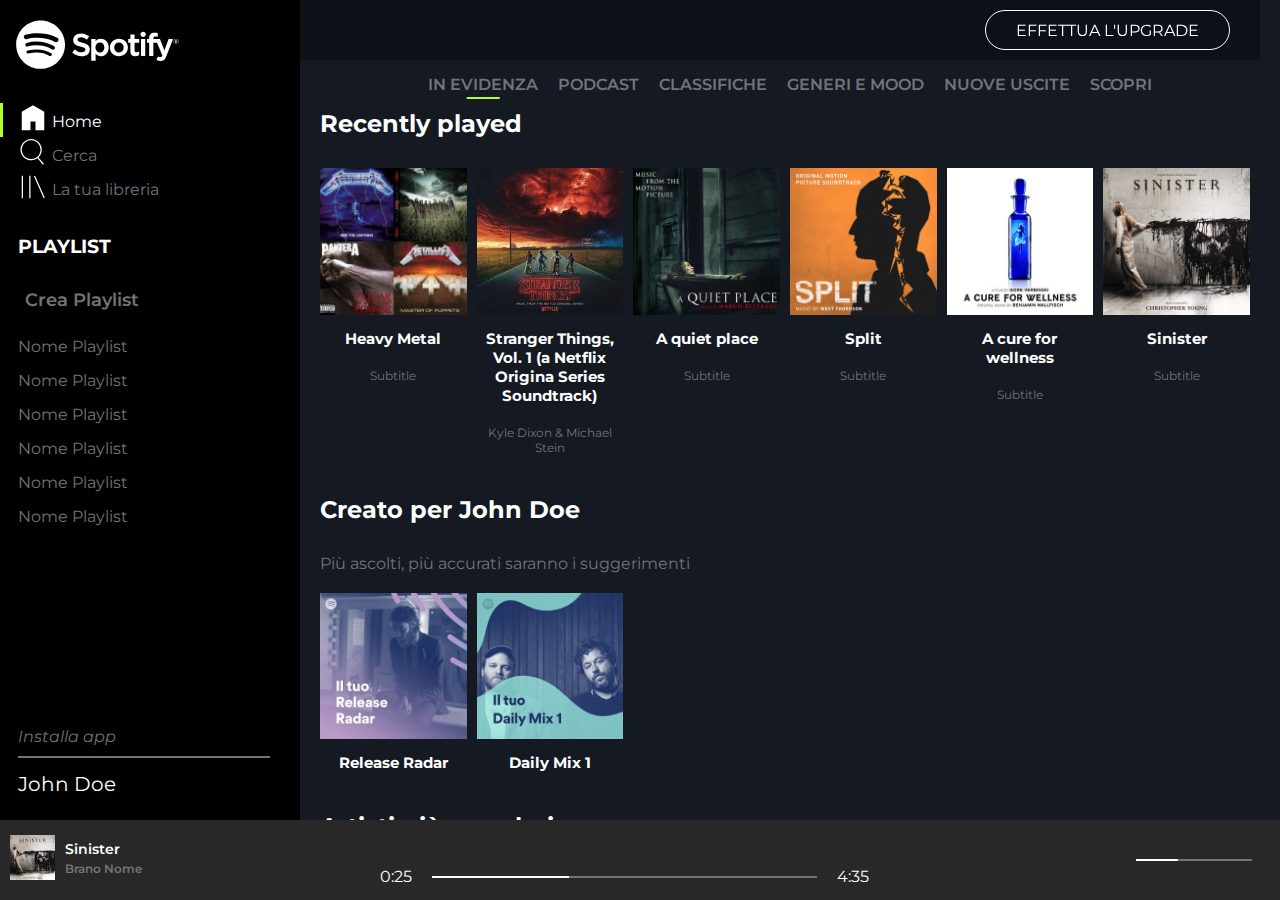
<file: index.html>
<!DOCTYPE html>
<html lang="en">
  <head>
    <meta charset="UTF-8">
    <meta name="viewport" content="width=device-width, initial-scale=1.0">
    <meta http-equiv="X-UA-Compatible" content="ie=edge">
    <title>spotify clone</title>
    <link href="https://fonts.googleapis.com/css2?family=Montserrat:wght@300;400;500;600;700;800;900&display=swap" rel="stylesheet">
    <link rel="stylesheet" href="https://cdnjs.cloudflare.com/ajax/libs/font-awesome/5.15.1/css/all.min.css" integrity="sha512-+4zCK9k+qNFUR5X+cKL9EIR+ZOhtIloNl9GIKS57V1MyNsYpYcUrUeQc9vNfzsWfV28IaLL3i96P9sdNyeRssA==" crossorigin="anonymous" />
    <link rel="stylesheet" href="css/style.css">
  </head>
  <body>

    <!-- wrapper -->
    <div class="wrapper d_flex">

      <!-- main -->
      <main id="side_content" class="d_flex">

        <!-- aside.main menu -->
        <aside class="main_menu">

          <!-- main menu top -->
          <div class="main_menu_top">

            <a href="#"><img class="logo" src="img/logo.svg" alt=""></a>
            <div>
              <a class="col_text_white" href="#"><img src="img/home.svg" alt=""> <span>Home</span></a>
            </div>
            <div>
              <a class="col_text_grey" href="#"><img src="img/search.svg" alt=""> <span>Cerca</span></a>
            </div>
            <div>
              <a class="col_text_grey" href="#"><img src="img/libreria.svg" alt=""> <span>La tua libreria</span></a>
            </div>

            <div class="playlist">

              <h3 class="col_text_white">PLAYLIST</h3>
              <div>
                <a href="#"><i class="fas fa-plus-square"></i><span> Crea Playlist</span></a>
              </div>

              <div class="playlist_name">
                <ul>
                  <li><a href="#">Nome Playlist</a></li>
                  <li><a href="#">Nome Playlist</a></li>
                  <li><a href="#">Nome Playlist</a></li>
                  <li><a href="#">Nome Playlist</a></li>
                  <li><a href="#">Nome Playlist</a></li>
                  <li><a href="#">Nome Playlist</a></li>
                  <li><a href="#">Nome Playlist</a></li>
                </ul>
              </div>

            </div>

          </div>
          <!-- /main menu top -->

          <!-- main_menu_top_xs -->
          <div class="main_menu_top_xs">

            <div>
              <a href="#"><img src="img/logo-small.svg" alt=""></a>
            </div>
            <div>
              <a href="#"><img src="img/home.svg" alt=""></a>
            </div>
            <div>
              <a href="#"><img src="img/search.svg" alt=""></a>
            </div>
            <div>
              <a href="#"><img src="img/libreria.svg" alt=""></a>
            </div>

          </div>
          <!-- /main_menu_top_xs -->

          <!-- main menu bottom -->
          <div class="main_menu_bottom">
            <div class>
              <a href="#"><i class="far fa-arrow-alt-circle-down"> Installa app</i></a>
            </div>
            <div class>
              <a href="#"><i class="fas fa-user-circle"></i><span> John Doe</span></a>
            </div>
          </div>
          <!-- /main menu bottom -->

          <!-- main menu bottom xs -->
          <div class="main_menu_bottom_xs">
            <div class>
              <a href="#"><i class="far fa-arrow-alt-circle-down"></i></a>
            </div>
            <div class>
              <a href="#"><i class="fas fa-user-circle"></i></span></a>
            </div>
          </div>
          <!-- /main menu bottom xs -->

        </aside>
        <!-- /aside.main menu -->

        <!-- cover section -->
        <section class="cover_section">

          <!-- subcribe banner -->
          <div class="subcribe_banner d_flex">
            <a href="#">EFFETTUA L'UPGRADE</a>
          </div>
          <!-- /subcribe banner -->

          <!-- nav -->
          <nav>
            <ul>
              <li>
                <div></div>
                <a href="#">IN EVIDENZA</a>
              </li>
              <li><a href="#">PODCAST</a></li>
              <li><a href="#">CLASSIFICHE</a></li>
              <li><a href="#">GENERI E MOOD</a></li>
              <li><a href="#">NUOVE USCITE</a></li>
              <li><a href="#">SCOPRI</a></li>
            </ul>
          </nav>
          <!-- /nav -->

          <!-- section recently played -->
          <section id="recently_played">

            <h2>Recently played</h2>
            <div  class="d_flex flex_wrap text_center">

              <div class="box">
                <div class="box_img">
                  <img src="img/metal_lifting.jpg" alt="">
                  <div class="overlay"><i class="far fa-play-circle"></i></div>
                </div>
                <h3>Heavy Metal</h3>
                <p>Subtitle</p>
              </div>

              <div class="box">
                <div class="box_img">
                  <img src="img/stranger.jfif" alt="">
                  <div class="overlay"><i class="far fa-play-circle"></i></div>
                </div>
                <h3>Stranger Things, Vol. 1 (a Netflix Origina Series Soundtrack)</h3>
                <p>Kyle Dixon &amp; Michael Stein</p>
              </div>

              <div class="box">
                <div class="box_img">
                  <img src="img/aquietplace.jpeg" alt="">
                  <div class="overlay"><i class="far fa-play-circle"></i></div>
                </div>
                <h3>A quiet place</h3>
                <p>Subtitle</p>
              </div>

              <div class="box">
                <div class="box_img">
                  <img src="img/split.jpeg" alt="">
                  <div class="overlay"><i class="far fa-play-circle"></i></div>
                </div>
                <h3>Split</h3>
                <p>Subtitle</p>
              </div>

              <div class="box">
                <div class="box_img">
                  <img src="img/cure.jpeg" alt="">
                  <div class="overlay"><i class="far fa-play-circle"></i></div>
                </div>
                <h3>A cure for wellness</h3>
                <p>Subtitle</p>
              </div>

              <div class="box">
                <div class="box_img">
                  <img src="img/sinister.jpeg" alt="">
                  <div class="overlay"><i class="far fa-play-circle"></i></div>
                </div>
                <h3>Sinister</h3>
                <p>Subtitle</p>
              </div>

            </div>

          </section>
          <!-- section /recently played -->

          <!-- section created for -->
          <section id="created_for">

            <h2>Creato per John Doe</h2>
            <p>Più ascolti, più accurati saranno i suggerimenti</p>
            <div  class="d_flex flex_wrap text_center">

              <div class="box">
                <div class="box_img">
                  <img src="img/radar.jpeg" alt="">
                  <div class="overlay"><i class="far fa-play-circle"></i></div>
                </div>
                <h3>Release Radar</h3>
              </div>

              <div class="box">
                <div class="box_img">
                  <img src="img/mixdaily.jpeg" alt="">
                  <div class="overlay"><i class="far fa-play-circle"></i></div>
                </div>
                <h3>Daily Mix 1</h3>
              </div>

            </div>

          </section>
          <!-- section /created for -->

          <!-- section popular -->
          <section id="popular">

            <h2>Artisti più popolari</h2>
            <p>Più ascolti, più accurati saranno i suggerimenti</p>
            <div  class="d_flex flex_wrap text_center">

              <div class="box">
                <div class="box_img">
                  <img src="img/youg.jpeg" alt="">
                  <div class="overlay"><i class="far fa-play-circle"></i></div>
                </div>
                <h3>Lana Del Rey</h3>
              </div>

              <div class="box">
                <div class="box_img">
                  <img src="img/einaudi.jpeg" alt="">
                  <div class="overlay"><i class="far fa-play-circle"></i></div>
                </div>
                <h3>Ludovico Einaudi</h3>
              </div>

            </div>

          </section>
          <!-- /section popular -->

        </section>
        <!-- /cover section -->

      </main>
      <!-- /main -->

      <!-- footer -->
      <footer id="side_footer">

        <div class="footer_left d_flex">
          <div>
            <img src="img/sinister.jpeg" alt="">
          </div>
          <div class="name_song">
            <p>Sinister</p>
            <span>Brano Nome</span>
          </div>
          <div class="d_flex flex_wrap align_items_center">
            <a href="#"><i class="far fa-heart"></i></a>
            <a href="#"><i class="far fa-folder"></i></a>
          </div>
        </div>

        <div class="footer_center">

          <div class="d_flex align_items_center justify_content_center">
            <a href="#"><i class="fas fa-random"></i></a>
            <a href="#"><i class="fas fa-step-backward"></i></a>
            <a href="#" class="play"><i class="far fa-play-circle"></i></a>
            <a href="#"><i class="fas fa-step-forward"></i></a>
            <a href="#"><i class="fas fa-redo"></i></a>
          </div>

          <div class="d_flex align_items_center justify_content_center">

            <div><span>0:25</span></div>
            <div id="line_white"></div>
            <div id="line_grey"></div>
            <div><span>4:35</span></div>

          </div>

        </div>

        <div class="footer_right">

          <div class="d_flex align_items_center justify_content_center">
            <a href="#"><i class="fas fa-bars"></i></a>
            <a href="#"><i class="fas fa-desktop"></i></a>
            <a href="#"><i class="fas fa-volume-up"></i></a>
            <div id="line_white"></div>
            <div id="line_grey"></div>
          </div>

        </div>

      </footer>
      <!-- /footer -->

    </div>
    <!-- /wrapper -->

  </body>
</html>
</file>
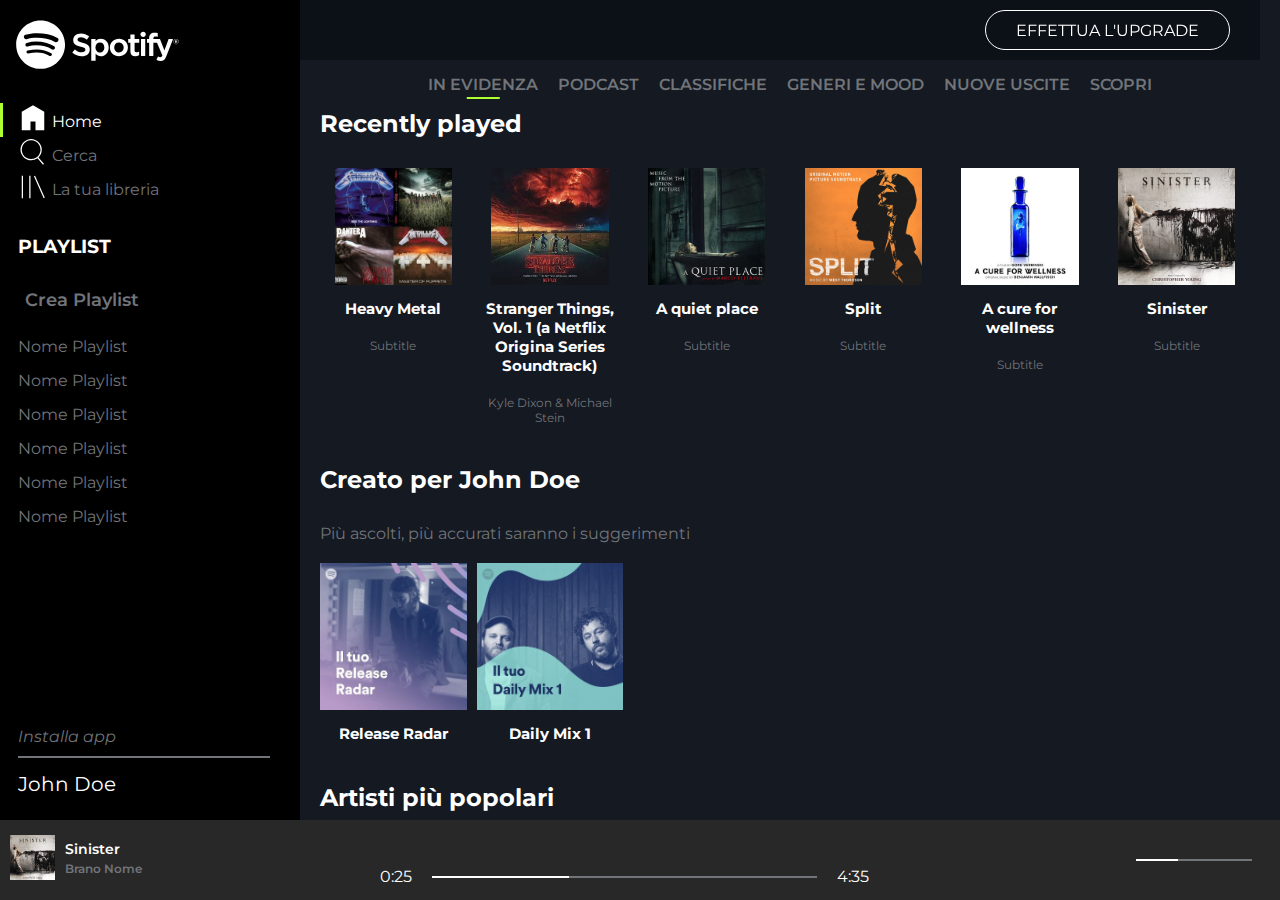
<file: bonus/index.html>
<!DOCTYPE html>
<html lang="en">
  <head>
    <meta charset="UTF-8">
    <meta name="viewport" content="width=device-width, initial-scale=1.0">
    <meta http-equiv="X-UA-Compatible" content="ie=edge">
    <title>spotify clone</title>
    <link href="https://fonts.googleapis.com/css2?family=Montserrat:wght@300;400;500;600;700;800;900&display=swap" rel="stylesheet">
    <link rel="stylesheet" href="https://cdnjs.cloudflare.com/ajax/libs/font-awesome/5.15.1/css/all.min.css" integrity="sha512-+4zCK9k+qNFUR5X+cKL9EIR+ZOhtIloNl9GIKS57V1MyNsYpYcUrUeQc9vNfzsWfV28IaLL3i96P9sdNyeRssA==" crossorigin="anonymous" />
    <link rel="stylesheet" href="css/style.css">
  </head>
  <body>

    <!-- wrapper -->
    <div class="wrapper d_flex">

      <!-- main -->
      <main id="side_content" class="d_flex">

        <!-- aside.main menu -->
        <aside class="main_menu">

          <!-- main menu top -->
          <div class="main_menu_top">

            <a href="#"><img class="logo" src="img/logo.svg" alt=""></a>
            <div>
              <a class="col_text_white" href="#"><img src="img/home.svg" alt=""> <span>Home</span></a>
            </div>
            <div>
              <a class="col_text_grey" href="#"><img src="img/search.svg" alt=""> <span>Cerca</span></a>
            </div>
            <div>
              <a class="col_text_grey" href="#"><img src="img/libreria.svg" alt=""> <span>La tua libreria</span></a>
            </div>

            <div class="playlist">

              <h3 class="col_text_white">PLAYLIST</h3>
              <div>
                <a href="#"><i class="fas fa-plus-square"></i><span> Crea Playlist</span></a>
              </div>

              <div class="playlist_name">
                <ul>
                  <li><a href="#">Nome Playlist</a></li>
                  <li><a href="#">Nome Playlist</a></li>
                  <li><a href="#">Nome Playlist</a></li>
                  <li><a href="#">Nome Playlist</a></li>
                  <li><a href="#">Nome Playlist</a></li>
                  <li><a href="#">Nome Playlist</a></li>
                  <li><a href="#">Nome Playlist</a></li>
                </ul>
              </div>

            </div>

          </div>
          <!-- /main menu top -->

          <!-- main_menu_top_xs -->
          <div class="main_menu_top_xs">

            <div>
              <a href="#"><img src="img/logo-small.svg" alt=""></a>
            </div>
            <div>
              <a href="#"><img src="img/home.svg" alt=""></a>
            </div>
            <div>
              <a href="#"><img src="img/search.svg" alt=""></a>
            </div>
            <div>
              <a href="#"><img src="img/libreria.svg" alt=""></a>
            </div>

          </div>
          <!-- /main_menu_top_xs -->

          <!-- main menu bottom -->
          <div class="main_menu_bottom">
            <div class>
              <a href="#"><i class="far fa-arrow-alt-circle-down"> Installa app</i></a>
            </div>
            <div class>
              <a href="#"><i class="fas fa-user-circle"></i><span> John Doe</span></a>
            </div>
          </div>
          <!-- /main menu bottom -->

          <!-- main menu bottom xs -->
          <div class="main_menu_bottom_xs">
            <div class>
              <a href="#"><i class="far fa-arrow-alt-circle-down"></i></a>
            </div>
            <div class>
              <a href="#"><i class="fas fa-user-circle"></i></span></a>
            </div>
          </div>
          <!-- /main menu bottom xs -->

        </aside>
        <!-- /aside.main menu -->

        <!-- cover section -->
        <section class="cover_section">

          <!-- subcribe banner -->
          <div class="subcribe_banner d_flex">
            <a href="#">EFFETTUA L'UPGRADE</a>
          </div>
          <!-- /subcribe banner -->

          <!-- nav -->
          <nav>
            <ul>
              <li>
                <div></div>
                <a href="#">IN EVIDENZA</a>
              </li>
              <li><a href="#">PODCAST</a></li>
              <li><a href="#">CLASSIFICHE</a></li>
              <li><a href="#">GENERI E MOOD</a></li>
              <li><a href="#">NUOVE USCITE</a></li>
              <li><a href="#">SCOPRI</a></li>
            </ul>
          </nav>
          <!-- /nav -->

          <!-- section recently played -->
          <section id="recently_played">

            <h2>Recently played</h2>
            <div  class="d_flex flex_wrap text_center">

              <div class="box">
                <div class="box_img">
                  <img src="img/metal_lifting.jpg" alt="">
                  <div class="overlay"><i class="far fa-play-circle"></i></div>
                </div>
                <h3>Heavy Metal</h3>
                <p>Subtitle</p>
              </div>

              <div class="box">
                <div class="box_img">
                  <img src="img/stranger.jfif" alt="">
                  <div class="overlay"><i class="far fa-play-circle"></i></div>
                </div>
                <h3>Stranger Things, Vol. 1 (a Netflix Origina Series Soundtrack)</h3>
                <p>Kyle Dixon &amp; Michael Stein</p>
              </div>

              <div class="box sm">
                <div class="box_img">
                  <img src="img/aquietplace.jpeg" alt="">
                  <div class="overlay"><i class="far fa-play-circle"></i></div>
                </div>
                <h3>A quiet place</h3>
                <p>Subtitle</p>
              </div>

              <div class="box sm">
                <div class="box_img">
                  <img src="img/split.jpeg" alt="">
                  <div class="overlay"><i class="far fa-play-circle"></i></div>
                </div>
                <h3>Split</h3>
                <p>Subtitle</p>
              </div>

              <div class="box md">
                <div class="box_img">
                  <img src="img/cure.jpeg" alt="">
                  <div class="overlay"><i class="far fa-play-circle"></i></div>
                </div>
                <h3>A cure for wellness</h3>
                <p>Subtitle</p>
              </div>

              <div class="box md">
                <div class="box_img">
                  <img src="img/sinister.jpeg" alt="">
                  <div class="overlay"><i class="far fa-play-circle"></i></div>
                </div>
                <h3>Sinister</h3>
                <p>Subtitle</p>
              </div>

            </div>

          </section>
          <!-- section /recently played -->

          <!-- section created for -->
          <section id="created_for">

            <h2>Creato per John Doe</h2>
            <p>Più ascolti, più accurati saranno i suggerimenti</p>
            <div  class="d_flex flex_wrap text_center">

              <div class="box">
                <div class="box_img">
                  <img src="img/radar.jpeg" alt="">
                  <div class="overlay"><i class="far fa-play-circle"></i></div>
                </div>
                <h3>Release Radar</h3>
              </div>

              <div class="box">
                <div class="box_img">
                  <img src="img/mixdaily.jpeg" alt="">
                  <div class="overlay"><i class="far fa-play-circle"></i></div>
                </div>
                <h3>Daily Mix 1</h3>
              </div>

            </div>

          </section>
          <!-- section /created for -->

          <!-- section popular -->
          <section id="popular">

            <h2>Artisti più popolari</h2>
            <p>Più ascolti, più accurati saranno i suggerimenti</p>
            <div  class="d_flex flex_wrap text_center">

              <div class="box">
                <div class="box_img">
                  <img id="tfd" src="img/tfd.gif" alt="">
                  <img src="img/youg.jpeg" alt="">
                  <div class="overlay"><i class="far fa-play-circle"></i></div>
                </div>
                <h3>Lana Del Rey</h3>
              </div>

              <div class="box">
                <div class="box_img">
                  <img id="gifh" src="img/gifh.gif" alt="">
                  <img src="img/einaudi.jpeg" alt="">
                  <div class="overlay"><i class="far fa-play-circle"></i></div>
                </div>
                <h3>Ludovico Einaudi</h3>
              </div>

            </div>

          </section>
          <!-- /section popular -->

        </section>
        <!-- /cover section -->

      </main>
      <!-- /main -->

      <!-- footer -->
      <footer id="side_footer">

        <div class="footer_left d_flex">
          <div>
            <img src="img/sinister.jpeg" alt="">
          </div>
          <div class="name_song">
            <p>Sinister</p>
            <span>Brano Nome</span>
          </div>
          <div class="d_flex flex_wrap align_items_center">
            <a href="#"><i class="far fa-heart"></i></a>
            <a href="#"><i class="far fa-folder"></i></a>
          </div>
        </div>

        <div class="footer_center">

          <div class="d_flex align_items_center justify_content_center">
            <a href="#"><i class="fas fa-random"></i></a>
            <a href="#"><i class="fas fa-step-backward"></i></a>
            <a href="#" class="play"><i class="far fa-play-circle"></i></a>
            <a href="#"><i class="fas fa-step-forward"></i></a>
            <a href="#"><i class="fas fa-redo"></i></a>
          </div>

          <div class="d_flex align_items_center justify_content_center">

            <div><span>0:25</span></div>
            <div id="line_white"></div>
            <div id="line_grey"></div>
            <div><span>4:35</span></div>

          </div>

        </div>

        <div class="footer_right">

          <div class="d_flex align_items_center justify_content_center">
            <a href="#"><i class="fas fa-bars"></i></a>
            <a href="#"><i class="fas fa-desktop"></i></a>
            <a href="#"><i class="fas fa-volume-up"></i></a>
            <div id="line_white"></div>
            <div id="line_grey"></div>
          </div>

        </div>

      </footer>
      <!-- /footer -->

    </div>
    <!-- /wrapper -->

  </body>
</html>
</file>
<file: css/style.css>
*{
  margin: 0;
  padding: 0;
  box-sizing: border-box;
}

body{
  font-family: 'Montserrat', sans-serif;
}

/* utility class */
.d_flex{
  display: flex;
}

.justify_content_center{
  justify-content: center;
}

.align_items_center{
  align-items: center;
}

.flex_wrap{
  flex-wrap: wrap;
}

.col_text_white{
  color: white;
}

.col_text_grey{
  color: #717479;
}

.text_center{
  text-align: center;
}

/* /utility class */

/* wrapper */
.wrapper{
  height: 100vh;
  flex-direction: column;
  justify-content: space-between;
  color: white;
}

/* main #side_content */

#side_content{
  height: calc(100% - 80px);
}

/* aside.main_menu */

aside.main_menu{
  background-color: black;
  min-width: 300px;
  max-width: 300px;
  display: flex;
  flex-direction: column;
  justify-content: space-between;
  overflow: hidden;
}

/* main_menu_top */

aside .main_menu_top{
  overflow: auto;
}

aside .main_menu_top .logo{
  width: 60%;
  padding-top: 20px;
  padding-left: 15px;
  padding-bottom: 30px;
}

aside .main_menu_top > div:first-of-type{
  border-left: 3px solid #ADFF2F;
}

aside .main_menu_top .col_text_white img{
  width: 45px;
  padding-left: 15px;
}

aside .main_menu_top .col_text_grey img{
  width: 48px;
  padding-left: 18px;
}

aside .main_menu_top a{
  text-decoration: none;
}

aside .main_menu_top a:hover{
  color: white;
}

aside .main_menu_top span{
  vertical-align: super;
}

/* playlist */
.main_menu_top .playlist{
  padding-top: 30px;
  padding-left: 18px;
  color: #717479;
}

.main_menu_top .playlist > div:first-of-type{
  padding: 15px 0;
}

.main_menu_top .playlist > div:first-of-type span{
  font-size: 18px;
  font-weight: 600;
  padding-left: 7px;
}

.main_menu_top .playlist a{
  text-decoration: none;
  color: #717479;
}

.main_menu_top .playlist i{
  font-size: 40px;
}

.playlist_name ul{
  list-style: none;
  overflow-y: auto;
  height: 200px;
}

.playlist_name li{
  padding-bottom: 15px;
}

/* /playlist */
/* /main_menu_top */

/* main_menu_top_xs */
.main_menu_top_xs{
  display: none;
  text-align: center;
  padding: 10px 0;
}

.main_menu_top_xs img{
  width: 85%;
}

/* /main_menu_top_xs */


/* main_menu_bottom */
.main_menu_bottom{
  padding-left: 18px;
  padding-right: 30px;
  padding-bottom: 15px;
}

.main_menu_bottom div:first-of-type{
  padding-bottom: 10px;
  border-bottom: 2px solid #717479;
}

.main_menu_bottom div:first-of-type > a{
  text-decoration: none;
  color: #717479;
}

.main_menu_bottom div:first-of-type > a:hover{
  color: #004cb5;
}

.main_menu_bottom div:last-of-type{
  padding-top: 10px;
}

.main_menu_bottom div:last-of-type a{
  text-decoration: none;
  color: white;
}

.main_menu_bottom div:last-of-type a:hover{
  color: #004cb5;
}

.main_menu_bottom div:last-of-type i{
  font-size: 30px;
}

.main_menu_bottom div:last-of-type span{
  font-size: 20px;
  vertical-align: super;
}

/* /main_menu_bottom */

/* main_menu_bottom_xs */

.main_menu_bottom_xs{
  display: none;
  text-align: center;
}

.main_menu_bottom_xs div i{
  font-size: 30px;
  padding-bottom: 5px;
}

.main_menu_bottom_xs div:first-of-type i{
  color: #717479;
}

.main_menu_bottom_xs div:last-of-type i{
  color: white;
}

/* /main_menu_bottom_xs */

/* /aside.main_menu */


/* cover section */

.cover_section{
  background-color: #141922;
  overflow-y: auto;
  overflow-x: hidden;
  padding: 20px;
  padding-top: 60px;
  width: calc(100% - 300px);
}


/* subcribe banner */

.subcribe_banner{
  position: fixed;
  top: 0;
  right: 20px;
  z-index: 1000;
  height: 60px;
  width: calc(100% - 320px);
  background: #080B12a1;
  padding-top: 10px;
  padding-bottom: 10px;
  padding-right: 30px;
  justify-content: flex-end;
}

.subcribe_banner a{
  padding: 10px 30px;
  border: 1px solid white;
  border-radius: 50px;
  text-decoration: none;
  color: white;
}

.subcribe_banner a:hover{
  color: #717479;
  border: 1px solid #717479;
}

/* /subcribe banner */


/* nav */

.cover_section nav ul{
  flex-direction: row;
  display: flex;
  justify-content: center;
  flex-wrap: wrap;
  list-style: none;
}

.cover_section nav ul li{
  margin: 15px 0;
}

.cover_section nav ul li a{
  text-decoration: none;
  color: #717479;
  padding: 0 10px;
  font-weight: 600;
}

.cover_section nav ul li a:hover{
  color: white;
}

.cover_section nav ul li:first-of-type{
  position: relative;
}

.cover_section nav ul li:first-of-type div{
  width: 25%;
  height: 2px;
  background-color: #ADFF2F;
  position: absolute;
  bottom: -5px;
  left: 50%;
  transform: translateX(-50%);
}

/* /nav */


/* section recently played */

#recently_played h2{
  padding-bottom: 20px;
}

#recently_played .box{
  flex-basis: calc(100% / 6);
  padding: 10px 10px 10px 0;
}

#recently_played .box img{
  width: 100%;
}

#recently_played .box .box_img{
  position: relative;
}

#recently_played .box:hover{
  cursor: pointer;
}

#recently_played .box:hover .overlay{
  position: absolute;
  width: 100%;
  height: 98%;
  top: 0;
  left: 0;
  background-color: rgba(0,0,0,0.5);
}

#recently_played .box_img i{
  display: none;
}

#recently_played .box:hover i{
  display: block;
  position: absolute;
  font-size: 50px;
  top: 50%;
  left: 50%;
  transform: translate(-50%, -50%);
}

#recently_played .box h3{
  padding: 10px 0;
  font-size: 15px;
}

#recently_played .box p{
  padding: 10px 0;
  color: #717479;
  font-size: 12px;
}

/* /section recently played */


/* section created for */

#created_for h2{
  padding: 20px 0;
}

#created_for p{
  padding: 10px 0;
  color: #717479;
}

#created_for .box{
  flex-basis: calc(100% / 6);
  padding: 10px 10px 10px 0;
}

#created_for .box img{
  width: 100%;
}

#created_for .box .box_img{
  position: relative;
}

#created_for .box:hover{
  cursor: pointer;
}

#created_for .box:hover .overlay{
  position: absolute;
  width: 100%;
  height: 98%;
  top: 0;
  left: 0;
  background-color: rgba(0,0,0,0.5);
}

#created_for .box_img .overlay > i{
  display: none;
}

#created_for .box:hover .overlay > i{
  display: block;
  position: absolute;
  font-size: 50px;
  top: 50%;
  left: 50%;
  transform: translate(-50%, -50%);
}

#created_for .box h3{
  padding: 10px 0;
  font-size: 15px;
}

/* /section created for */


/* section popular */

#popular h2{
  padding: 20px 0;
}

#popular p{
  padding: 10px 0;
  color: #717479;
}

#popular .box{
  flex-basis: calc(100% / 6);
  padding: 10px 10px 10px 0;
}

#popular .box img{
  width: 100%;
  border-radius: 50%;
}

#popular .box .box_img{
  position: relative;
}

#popular .box:hover{
  cursor: pointer;
}

#popular .box:hover .overlay{
  position: absolute;
  width: 100%;
  height: 98%;
  top: 0;
  left: 0;
  background-color: rgba(0,0,0,0.5);
  border-radius: 50%;
}

#popular .box_img .overlay > i{
  display: none;
}

#popular .box:hover .overlay > i{
  display: block;
  position: absolute;
  font-size: 50px;
  top: 50%;
  left: 50%;
  transform: translate(-50%, -50%);
}

#popular .box h3{
  padding: 10px 0;
  font-size: 15px;
}

/* /section popular */
/* /cover section */


/* Footer */

#side_footer{
  background-color: #282828;
  height: 80px;
  z-index: 1000;
  display: flex;
  justify-content: space-between;
  padding: 10px;
}

/* footer_left */

#side_footer .footer_left img{
  padding-top: 5px;
  height: 50px;
}

#side_footer .footer_left > div.name_song{
  min-width: 90px;
}

#side_footer .footer_left > div p{
  padding-top: 10px;
  padding-left: 10px;
  font-size: 14px;
  font-weight: 600;
}

#side_footer .footer_left > div span{
  padding-left: 10px;
  font-size: 12px;
  font-weight: 600;
  color: #717479;
}

#side_footer .footer_left > div:last-of-type{
  padding-left: 15px;
}

#side_footer .footer_left > div i{
  font-size: 16px;
  padding-left: 15px;
  color: #717479;
}

#side_footer .footer_left > div i:hover{
  color: white;
}

/* /footer_left */


/* footer_center */
#side_footer .footer_center{
  width: 550px;
}

#side_footer .footer_center a{
  color: white;
}

#side_footer .footer_center i{
  padding: 0 15px;
}

#side_footer .footer_center .play i{
  font-size: 30px;
}

#side_footer .footer_center div > div:first-of-type{
  padding-right: 20px;
}

#side_footer .footer_center #line_white{
  height: 2px;
  width: 25%;
  background-color: white;
}

#side_footer .footer_center #line_grey{
  height: 2px;
  width: 45%;
  background-color: #717479;
}

#side_footer .footer_center div > div:last-of-type{
  padding-left: 20px;
}

/* /footer_center */


/* footer_right */

#side_footer .footer_right{
  width: 212px;
}

#side_footer .footer_right > div{
  width: 100%;
  height: 100%;
}

#side_footer .footer_right > div i{
  font-size: 16px;
  padding: 0 10px;
  color: white;
}

#side_footer .footer_right > div i:hover{
  color: #717479;
}

#side_footer .footer_right #line_white{
  height: 2px;
  width: 20%;
  background-color: white;
}

#side_footer .footer_right #line_grey{
  height: 2px;
  width: 35%;
  background-color: #717479;
}

/* /footer_right */
/* /Footer */
/* /wrapper */

/* media query md */

@media screen and (max-width:1200px) and (min-width:992px) {

  #recently_played .box, #created_for .box, #popular .box{
    flex-basis: calc(100% / 4);
  }

}

/* /media query md */

/* media query sm */

@media screen and (max-width:991px) and (min-width:768px) {

  #recently_played .box, #created_for .box, #popular .box{
    flex-basis: calc(100% / 2);
  }

}

/* /media query sm */

/* media query xs */

@media screen and (max-width:767px){

  aside.main_menu{
    min-width: 50px;
    max-width: 50px;
  }

  aside .main_menu_top, aside .main_menu_bottom{
    display: none;
  }

  .main_menu_top_xs, .main_menu_bottom_xs{
    display: block;
  }

  .cover_section{
    width: calc(100% - 50px);
  }

  .subcribe_banner{
    width: calc(100% - 70px);
  }

  #recently_played .box, #created_for .box, #popular .box{
    flex-basis: calc(100% / 2);
  }

  #side_footer{
    font-size: 70%;
  }

  #side_footer .footer_left > div.name_song{
    min-width: 70px;
  }

  #side_footer .footer_left > div:last-of-type{
    padding-left: 0;
    padding-right: 5px;
  }

  #side_footer .footer_left > div i{
    font-size: 70%;
  }

  #side_footer .footer_left > div p{
    padding-top: 17px;
    padding-left: 10px;
    font-size: 70%;
    font-weight: 600;
  }

  #side_footer .footer_left > div span{
    padding-left: 10px;
    font-size: 70%;
    font-weight: 600;
    color: #717479;
  }

  #side_footer .footer_center > div:first-of-type{
    margin-top: 10px;
  }

  #side_footer .footer_center i{
    padding: 0 10px;
    font-size: 70%;
  }

  #side_footer .footer_center .play i{
    font-size: 150%;
  }

  #side_footer .footer_center #line_white{
    width: 15%;
  }

  #side_footer .footer_center #line_grey{
    width: 35%;
  }

  #side_footer .footer_right > div i{
    font-size: 70%;
    padding: 0 7px;
  }

}

/* /media query xs */
</file>
<file: bonus/css/style.css>
*{
  margin: 0;
  padding: 0;
  box-sizing: border-box;
}

body{
  font-family: 'Montserrat', sans-serif;
}

/* utility class */
.d_flex{
  display: flex;
}

.justify_content_center{
  justify-content: center;
}

.align_items_center{
  align-items: center;
}

.flex_wrap{
  flex-wrap: wrap;
}

.col_text_white{
  color: white;
}

.col_text_grey{
  color: #717479;
}

.text_center{
  text-align: center;
}

/* /utility class */

/* wrapper */
.wrapper{
  height: 100vh;
  flex-direction: column;
  justify-content: space-between;
  color: white;
}

/* main #side_content */

#side_content{
  height: calc(100% - 80px);
}

/* aside.main_menu */

aside.main_menu{
  background-color: black;
  min-width: 300px;
  max-width: 300px;
  display: flex;
  flex-direction: column;
  justify-content: space-between;
  overflow: hidden;
}

/* main_menu_top */

aside .main_menu_top{
  overflow: auto;
}

aside .main_menu_top .logo{
  width: 60%;
  padding-top: 20px;
  padding-left: 15px;
  padding-bottom: 30px;
}

aside .main_menu_top > div:first-of-type{
  border-left: 3px solid #ADFF2F;
}

aside .main_menu_top .col_text_white img{
  width: 45px;
  padding-left: 15px;
}

aside .main_menu_top .col_text_grey img{
  width: 48px;
  padding-left: 18px;
}

aside .main_menu_top a{
  text-decoration: none;
}

aside .main_menu_top a:hover{
  color: white;
}

aside .main_menu_top span{
  vertical-align: super;
}

/* playlist */
.main_menu_top .playlist{
  padding-top: 30px;
  padding-left: 18px;
  color: #717479;
}

.main_menu_top .playlist > div:first-of-type{
  padding: 15px 0;
}

.main_menu_top .playlist > div:first-of-type span{
  font-size: 18px;
  font-weight: 600;
  padding-left: 7px;
}

.main_menu_top .playlist a{
  text-decoration: none;
  color: #717479;
}

.main_menu_top .playlist i{
  font-size: 40px;
}

.playlist_name ul{
  list-style: none;
  overflow-y: auto;
  height: 200px;
}

.playlist_name li{
  padding-bottom: 15px;
}

/* /playlist */
/* /main_menu_top */

/* main_menu_top_xs */
.main_menu_top_xs{
  display: none;
  text-align: center;
  padding: 10px 0;
}

.main_menu_top_xs img{
  width: 85%;
}

/* /main_menu_top_xs */


/* main_menu_bottom */
.main_menu_bottom{
  padding-left: 18px;
  padding-right: 30px;
  padding-bottom: 15px;
}

.main_menu_bottom div:first-of-type{
  padding-bottom: 10px;
  border-bottom: 2px solid #717479;
}

.main_menu_bottom div:first-of-type > a{
  text-decoration: none;
  color: #717479;
}

.main_menu_bottom div:first-of-type > a:hover{
  color: #004cb5;
}

.main_menu_bottom div:last-of-type{
  padding-top: 10px;
}

.main_menu_bottom div:last-of-type a{
  text-decoration: none;
  color: white;
}

.main_menu_bottom div:last-of-type a:hover{
  color: #004cb5;
}

.main_menu_bottom div:last-of-type i{
  font-size: 30px;
}

.main_menu_bottom div:last-of-type span{
  font-size: 20px;
  vertical-align: super;
}

/* /main_menu_bottom */

/* main_menu_bottom_xs */

.main_menu_bottom_xs{
  display: none;
  text-align: center;
}

.main_menu_bottom_xs div i{
  font-size: 30px;
  padding-bottom: 5px;
}

.main_menu_bottom_xs div:first-of-type i{
  color: #717479;
}

.main_menu_bottom_xs div:last-of-type i{
  color: white;
}

/* /main_menu_bottom_xs */

/* /aside.main_menu */


/* cover section */

.cover_section{
  background-color: #141922;
  overflow-y: auto;
  overflow-x: hidden;
  padding: 20px;
  padding-top: 60px;
  width: calc(100% - 300px);
}


/* subcribe banner */

.subcribe_banner{
  position: fixed;
  top: 0;
  right: 20px;
  z-index: 1000;
  height: 60px;
  width: calc(100% - 320px);
  background: #080B12a1;
  padding-top: 10px;
  padding-bottom: 10px;
  padding-right: 30px;
  justify-content: flex-end;
}

.subcribe_banner a{
  padding: 10px 30px;
  border: 1px solid white;
  border-radius: 50px;
  text-decoration: none;
  color: white;
}

.subcribe_banner a:hover{
  color: #717479;
  border: 1px solid #717479;
}

/* /subcribe banner */


/* nav */

.cover_section nav ul{
  flex-direction: row;
  display: flex;
  justify-content: center;
  flex-wrap: wrap;
  list-style: none;
}

.cover_section nav ul li{
  margin: 15px 0;
}

.cover_section nav ul li a{
  text-decoration: none;
  color: #717479;
  padding: 0 10px;
  font-weight: 600;
}

.cover_section nav ul li a:hover{
  color: white;
}

.cover_section nav ul li:first-of-type{
  position: relative;
}

.cover_section nav ul li:first-of-type div{
  width: 25%;
  height: 2px;
  background-color: #ADFF2F;
  position: absolute;
  bottom: -5px;
  left: 50%;
  transform: translateX(-50%);
}

/* /nav */


/* section recently played */

#recently_played h2{
  padding-bottom: 20px;
}

#recently_played .box{
  flex-basis: calc(100% / 6);
  padding: 10px 10px 10px 0;
}

#recently_played .box img{
  width: 80%;
  transition: 1s;
}

#recently_played .box:hover img{
  transform: scale(1.4);
  border-radius: 15px;
}

#recently_played .box .box_img{
  position: relative;
}

#recently_played .box:hover{
  cursor: pointer;
}

#recently_played .box:hover .overlay{
  position: absolute;
  width: 100%;
  height: 100%;
  top: 0;
  left: 0;
}

#recently_played .box_img i{
  display: none;
}

#recently_played .box:hover i{
  display: block;
  position: absolute;
  font-size: 50px;
  top: 50%;
  left: 50%;
  transform: translate(-50%, -50%);
}

#recently_played .box h3{
  padding: 10px 0;
  font-size: 15px;
}

#recently_played .box p{
  padding: 10px 0;
  color: #717479;
  font-size: 12px;
}

/* /section recently played */


/* section created for */

#created_for h2{
  padding: 20px 0;
}

#created_for p{
  padding: 10px 0;
  color: #717479;
}

#created_for .box{
  flex-basis: calc(100% / 6);
  padding: 10px 10px 10px 0;
}

#created_for .box img{
  width: 100%;
  transition: 0.7s;
}

#created_for .box .box_img{
  position: relative;
}

#created_for .box:hover img{
  filter: sepia(100%);
  border-radius: 50%;
}

#created_for .box:hover{
  cursor: pointer;
}

#created_for .box:hover .overlay{
  position: absolute;
  width: 100%;
  height: 100%;
  top: 0;
  left: 0;
}

#created_for .box_img .overlay > i{
  display: none;
}

#created_for .box:hover .overlay > i{
  display: block;
  position: absolute;
  font-size: 50px;
  top: 50%;
  left: 50%;
  transform: translate(-50%, -50%);
}

#created_for .box h3{
  padding: 10px 0;
  font-size: 15px;
}

/* /section created for */


/* section popular */

#popular h2{
  padding: 20px 0;
}

#popular p{
  padding: 10px 0;
  color: #717479;
}

#popular .box{
  flex-basis: calc(100% / 6);
  padding: 10px 10px 10px 0;
}

#popular .box img{
  width: 100%;
  border-radius: 50%;
}

#popular .box #tfd{
  position: absolute;
  top: 0;
  left: 0;
  display: none;
}

#popular .box:hover #tfd{
  display: block;
}

#popular .box .box_img{
  position: relative;
}

#popular .box:hover{
  cursor: pointer;
}

#popular .box #gifh{
  position: absolute;
  width: 1200px;
  top: -350px;
  left: -300px;
  border-radius: 0;
  display: none;
}

#popular .box:hover #gifh{
  display: block;
}

#popular .box:hover .overlay{
  position: absolute;
  width: 100%;
  height: 98%;
  top: 0;
  left: 0;
  border-radius: 50%;
}

#popular .box_img .overlay > i{
  display: none;
}

#popular .box:hover .overlay > i{
  position: absolute;
  font-size: 50px;
  top: 50%;
  left: 50%;
  transform: translate(-50%, -50%);
}

#popular .box h3{
  padding: 10px 0;
  font-size: 15px;
}

/* /section popular */
/* /cover section */


/* Footer */

#side_footer{
  background-color: #282828;
  height: 80px;
  z-index: 1000;
  display: flex;
  justify-content: space-between;
  padding: 10px;
}

/* footer_left */

#side_footer .footer_left img{
  padding-top: 5px;
  height: 50px;
}

#side_footer .footer_left > div.name_song{
  min-width: 90px;
}

#side_footer .footer_left > div p{
  padding-top: 10px;
  padding-left: 10px;
  font-size: 14px;
  font-weight: 600;
}

#side_footer .footer_left > div span{
  padding-left: 10px;
  font-size: 12px;
  font-weight: 600;
  color: #717479;
}

#side_footer .footer_left > div:last-of-type{
  padding-left: 15px;
}

#side_footer .footer_left > div i{
  font-size: 16px;
  padding-left: 15px;
  color: #717479;
}

#side_footer .footer_left > div i:hover{
  color: white;
}

/* /footer_left */


/* footer_center */
#side_footer .footer_center{
  width: 550px;
}

#side_footer .footer_center a{
  color: white;
}

#side_footer .footer_center i{
  padding: 0 15px;
}

#side_footer .footer_center .play i{
  font-size: 30px;
}

#side_footer .footer_center div > div:first-of-type{
  padding-right: 20px;
}

#side_footer .footer_center #line_white{
  height: 2px;
  width: 25%;
  background-color: white;
}

#side_footer .footer_center #line_grey{
  height: 2px;
  width: 45%;
  background-color: #717479;
}

#side_footer .footer_center div > div:last-of-type{
  padding-left: 20px;
}

/* /footer_center */


/* footer_right */

#side_footer .footer_right{
  width: 212px;
}

#side_footer .footer_right > div{
  width: 100%;
  height: 100%;
}

#side_footer .footer_right > div i{
  font-size: 16px;
  padding: 0 10px;
  color: white;
}

#side_footer .footer_right > div i:hover{
  color: #717479;
}

#side_footer .footer_right #line_white{
  height: 2px;
  width: 20%;
  background-color: white;
}

#side_footer .footer_right #line_grey{
  height: 2px;
  width: 35%;
  background-color: #717479;
}

/* /footer_right */
/* /Footer */
/* /wrapper */

/* media query md */

@media screen and (max-width:1200px) and (min-width:992px) {

  #recently_played .box, #created_for .box, #popular .box{
    flex-basis: calc(100% / 4);
  }

  #recently_played .md{
    display: none;
  }

}

/* /media query md */

/* media query sm */

@media screen and (max-width:991px) and (min-width:768px) {

  #recently_played .box, #created_for .box, #popular .box{
    flex-basis: calc(100% / 2);
  }

  #recently_played .md, #recently_played .sm{
    display: none;
  }

}

/* /media query sm */

/* media query xs */

@media screen and (max-width:767px){

  aside.main_menu{
    min-width: 50px;
    max-width: 50px;
  }

  aside .main_menu_top, aside .main_menu_bottom{
    display: none;
  }

  .main_menu_top_xs, .main_menu_bottom_xs{
    display: block;
  }

  .cover_section{
    width: calc(100% - 50px);
  }

  .subcribe_banner{
    width: calc(100% - 70px);
  }

  #recently_played .box, #created_for .box, #popular .box{
    flex-basis: calc(100% / 2);
  }

  #recently_played .md, #recently_played .sm{
    display: none;
  }

  #side_footer{
    font-size: 70%;
  }

  #side_footer .footer_left > div.name_song{
    min-width: 70px;
  }

  #side_footer .footer_left > div:last-of-type{
    padding-left: 0;
    padding-right: 5px;
  }

  #side_footer .footer_left > div i{
    font-size: 70%;
  }

  #side_footer .footer_left > div p{
    padding-top: 17px;
    padding-left: 10px;
    font-size: 70%;
    font-weight: 600;
  }

  #side_footer .footer_left > div span{
    padding-left: 10px;
    font-size: 70%;
    font-weight: 600;
    color: #717479;
  }

  #side_footer .footer_center > div:first-of-type{
    margin-top: 10px;
  }

  #side_footer .footer_center i{
    padding: 0 10px;
    font-size: 70%;
  }

  #side_footer .footer_center .play i{
    font-size: 150%;
  }

  #side_footer .footer_center #line_white{
    width: 15%;
  }

  #side_footer .footer_center #line_grey{
    width: 35%;
  }

  #side_footer .footer_right > div i{
    font-size: 70%;
    padding: 0 7px;
  }

}

/* /media query xs */
</file>
